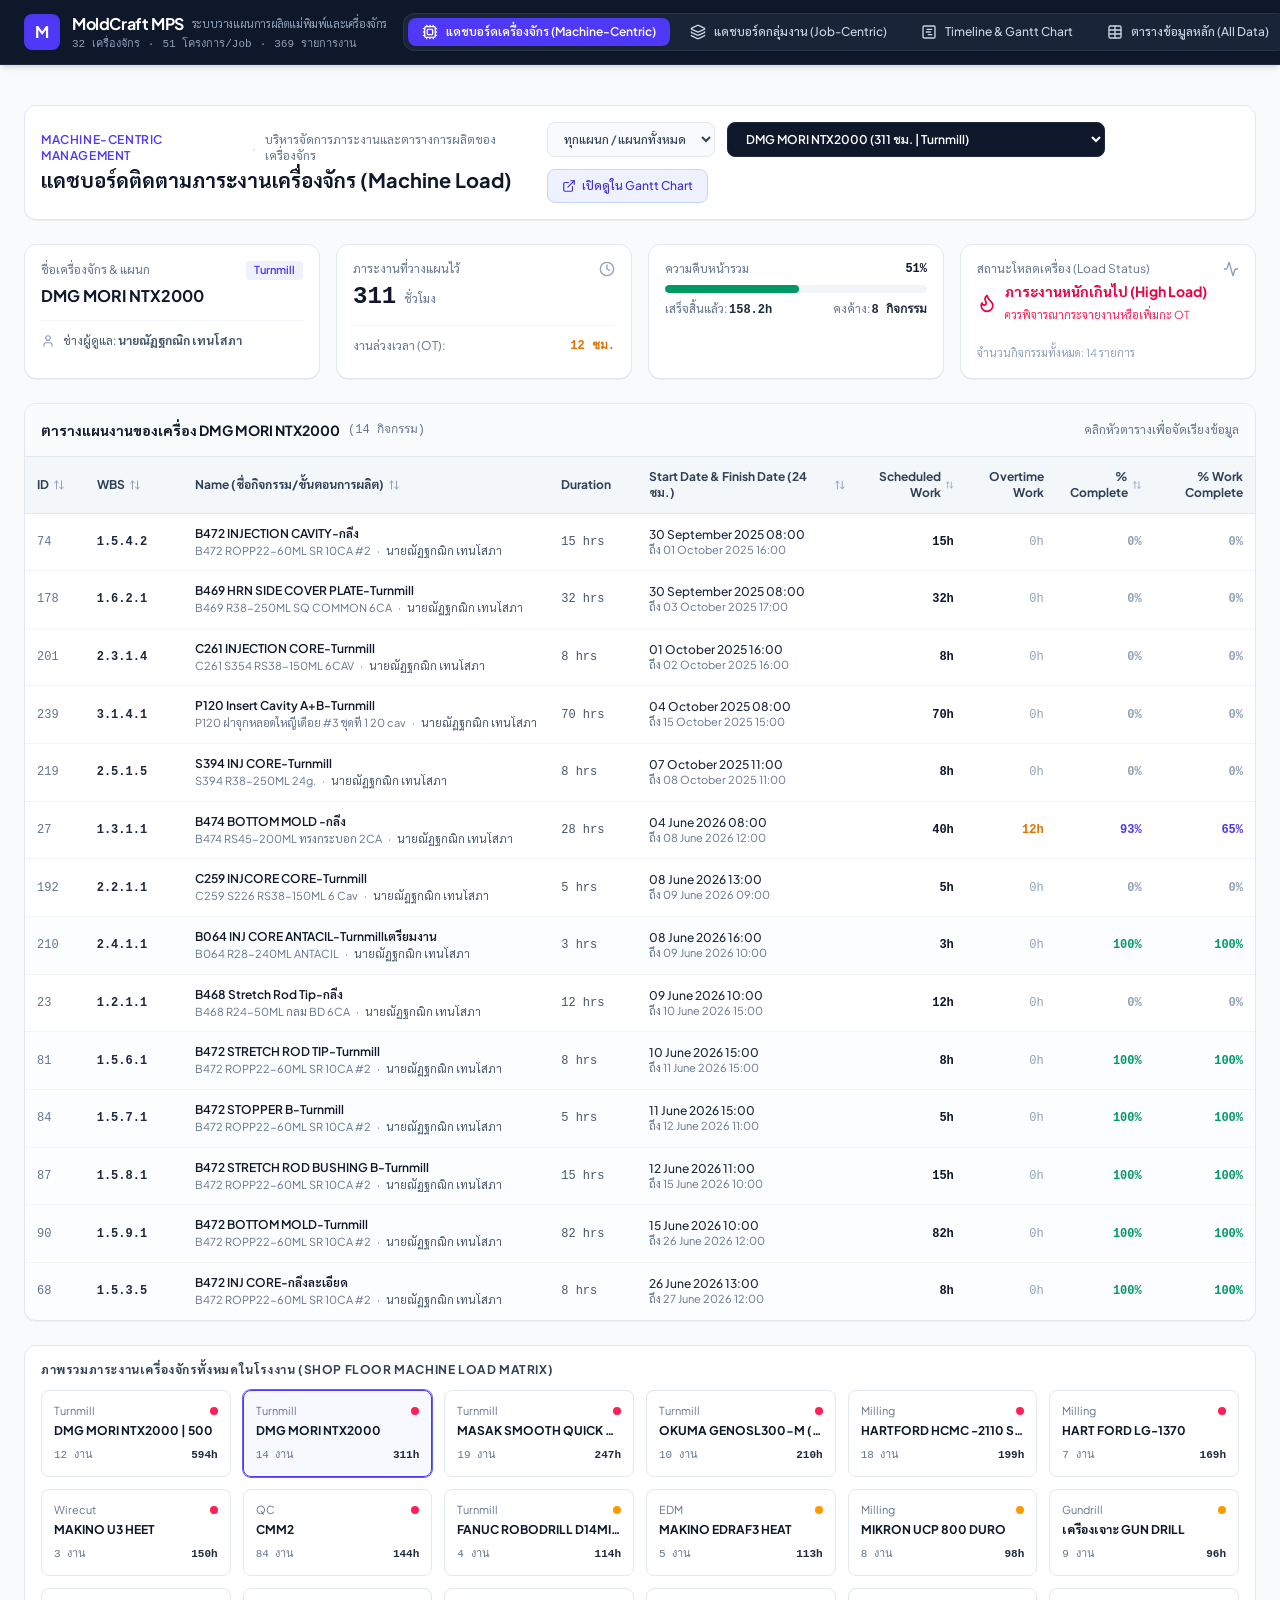
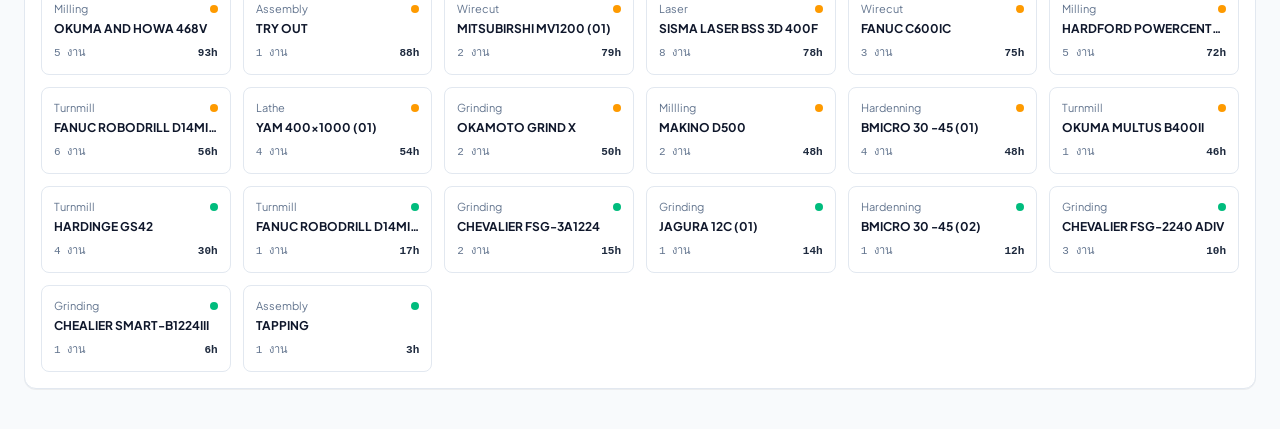
<file: public/downloads/index.html>
<!doctype html>
<html lang="th">
  <head>
    <meta charset="UTF-8" />
    <meta name="viewport" content="width=device-width, initial-scale=1.0" />
    <title>MoldCraft MPS - แผนงานการผลิตแม่พิมพ์และเครื่องจักร</title>
    <meta name="description" content="ระบบวางแผนการผลิตแม่พิมพ์และเครื่องจักร (Machine & Job-Centric Production Planning) พร้อมไทม์ไลน์และ Gantt Chart อัจฉริยะ" />
    <meta property="og:title" content="MoldCraft MPS - แผนงานการผลิตแม่พิมพ์และเครื่องจักร" />
    <meta property="og:description" content="ระบบวางแผนการผลิตแม่พิมพ์และเครื่องจักร (Machine & Job-Centric Production Planning) พร้อมไทม์ไลน์และ Gantt Chart อัจฉริยะ" />
    <meta property="og:type" content="website" />
    <meta name="twitter:card" content="summary_large_image" />
    <link rel="preconnect" href="https://fonts.googleapis.com">
    <link rel="preconnect" href="https://fonts.gstatic.com" crossorigin>
    <link href="https://fonts.googleapis.com/css2?family=Plus+Jakarta+Sans:wght@400;500;600;700&family=Sarabun:wght@400;500;600;700&display=swap" rel="stylesheet">
    <script type="module" crossorigin src="./moldcraft.js"></script>
    <link rel="stylesheet" crossorigin href="./moldcraft.css">
  </head>
  <body class="bg-slate-50 text-slate-900 antialiased selection:bg-slate-900 selection:text-white">
    <div id="root"></div>
  </body>
</html>
</file>
